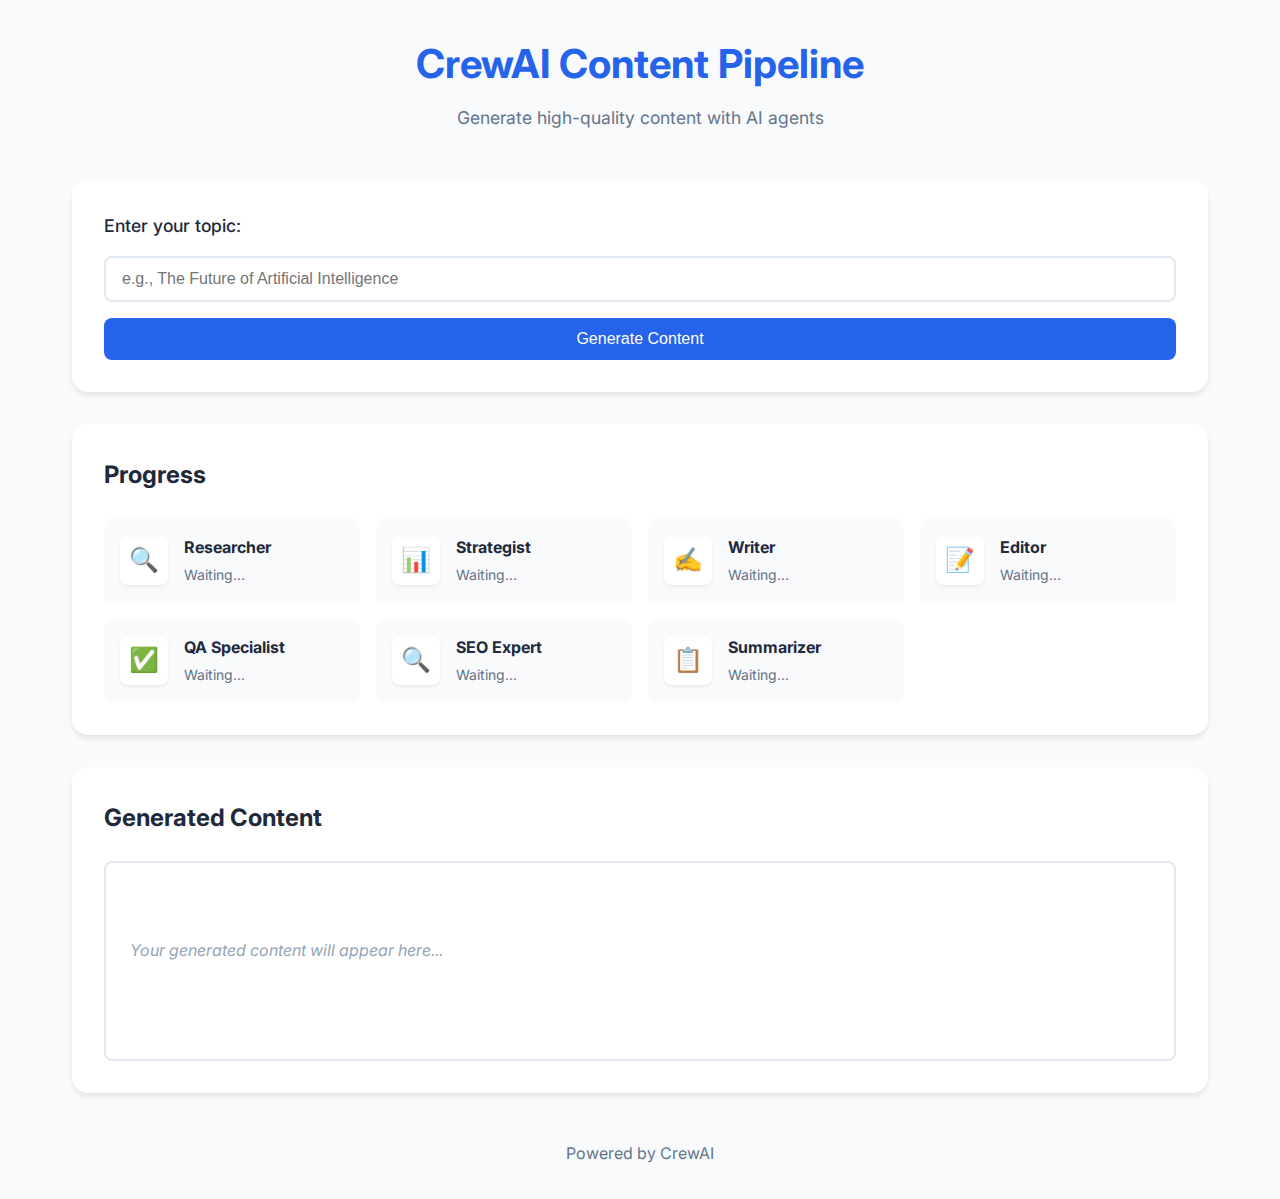
<file: index.html>
<!DOCTYPE html>
<html lang="en">
<head>
    <meta charset="UTF-8">
    <meta name="viewport" content="width=device-width, initial-scale=1.0">
    <title>CrewAI Content Pipeline</title>
    <link rel="stylesheet" href="style.css">
    <link href="https://fonts.googleapis.com/css2?family=Inter:wght@400;500;600&display=swap" rel="stylesheet">
</head>
<body>
    <div class="container">
        <header>
            <h1>CrewAI Content Pipeline</h1>
            <p class="subtitle">Generate high-quality content with AI agents</p>
        </header>

        <main>
            <div class="input-section">
                <div class="topic-input">
                    <label for="topic">Enter your topic:</label>
                    <input type="text" id="topic" placeholder="e.g., The Future of Artificial Intelligence">
                    <button id="generate">Generate Content</button>
                </div>
            </div>

            <div class="progress-section">
                <h2>Progress</h2>
                <div class="agents-progress">
                    <div class="agent-step">
                        <div class="agent-icon">🔍</div>
                        <div class="agent-info">
                            <h3>Researcher</h3>
                            <div class="status">Waiting...</div>
                        </div>
                    </div>
                    <div class="agent-step">
                        <div class="agent-icon">📊</div>
                        <div class="agent-info">
                            <h3>Strategist</h3>
                            <div class="status">Waiting...</div>
                        </div>
                    </div>
                    <div class="agent-step">
                        <div class="agent-icon">✍️</div>
                        <div class="agent-info">
                            <h3>Writer</h3>
                            <div class="status">Waiting...</div>
                        </div>
                    </div>
                    <div class="agent-step">
                        <div class="agent-icon">📝</div>
                        <div class="agent-info">
                            <h3>Editor</h3>
                            <div class="status">Waiting...</div>
                        </div>
                    </div>
                    <div class="agent-step">
                        <div class="agent-icon">✅</div>
                        <div class="agent-info">
                            <h3>QA Specialist</h3>
                            <div class="status">Waiting...</div>
                        </div>
                    </div>
                    <div class="agent-step">
                        <div class="agent-icon">🔍</div>
                        <div class="agent-info">
                            <h3>SEO Expert</h3>
                            <div class="status">Waiting...</div>
                        </div>
                    </div>
                    <div class="agent-step">
                        <div class="agent-icon">📋</div>
                        <div class="agent-info">
                            <h3>Summarizer</h3>
                            <div class="status">Waiting...</div>
                        </div>
                    </div>
                </div>
            </div>

            <div class="output-section">
                <h2>Generated Content</h2>
                <div class="output-container">
                    <div id="output" class="output-content">
                        <p class="placeholder">Your generated content will appear here...</p>
                    </div>
                </div>
            </div>
        </main>

        <footer>
            <p>Powered by CrewAI</p>
        </footer>
    </div>

    <script>
        document.getElementById('generate').addEventListener('click', async () => {
            const topic = document.getElementById('topic').value;
            if (!topic) {
                alert('Please enter a topic');
                return;
            }

            // Update all statuses to "Processing..."
            document.querySelectorAll('.status').forEach(status => {
                status.textContent = 'Processing...';
                status.classList.add('processing');
            });

            try {
                const response = await fetch('/generate', {
                    method: 'POST',
                    headers: {
                        'Content-Type': 'application/json',
                    },
                    body: JSON.stringify({ topic }),
                });

                const data = await response.json();
                
                // Update output
                document.getElementById('output').innerHTML = data.result;
                
                // Update all statuses to "Completed"
                document.querySelectorAll('.status').forEach(status => {
                    status.textContent = 'Completed';
                    status.classList.remove('processing');
                    status.classList.add('completed');
                });
            } catch (error) {
                console.error('Error:', error);
                alert('An error occurred while generating content');
                
                // Reset statuses
                document.querySelectorAll('.status').forEach(status => {
                    status.textContent = 'Error';
                    status.classList.remove('processing');
                    status.classList.add('error');
                });
            }
        });
    </script>
</body>
</html>
</file>
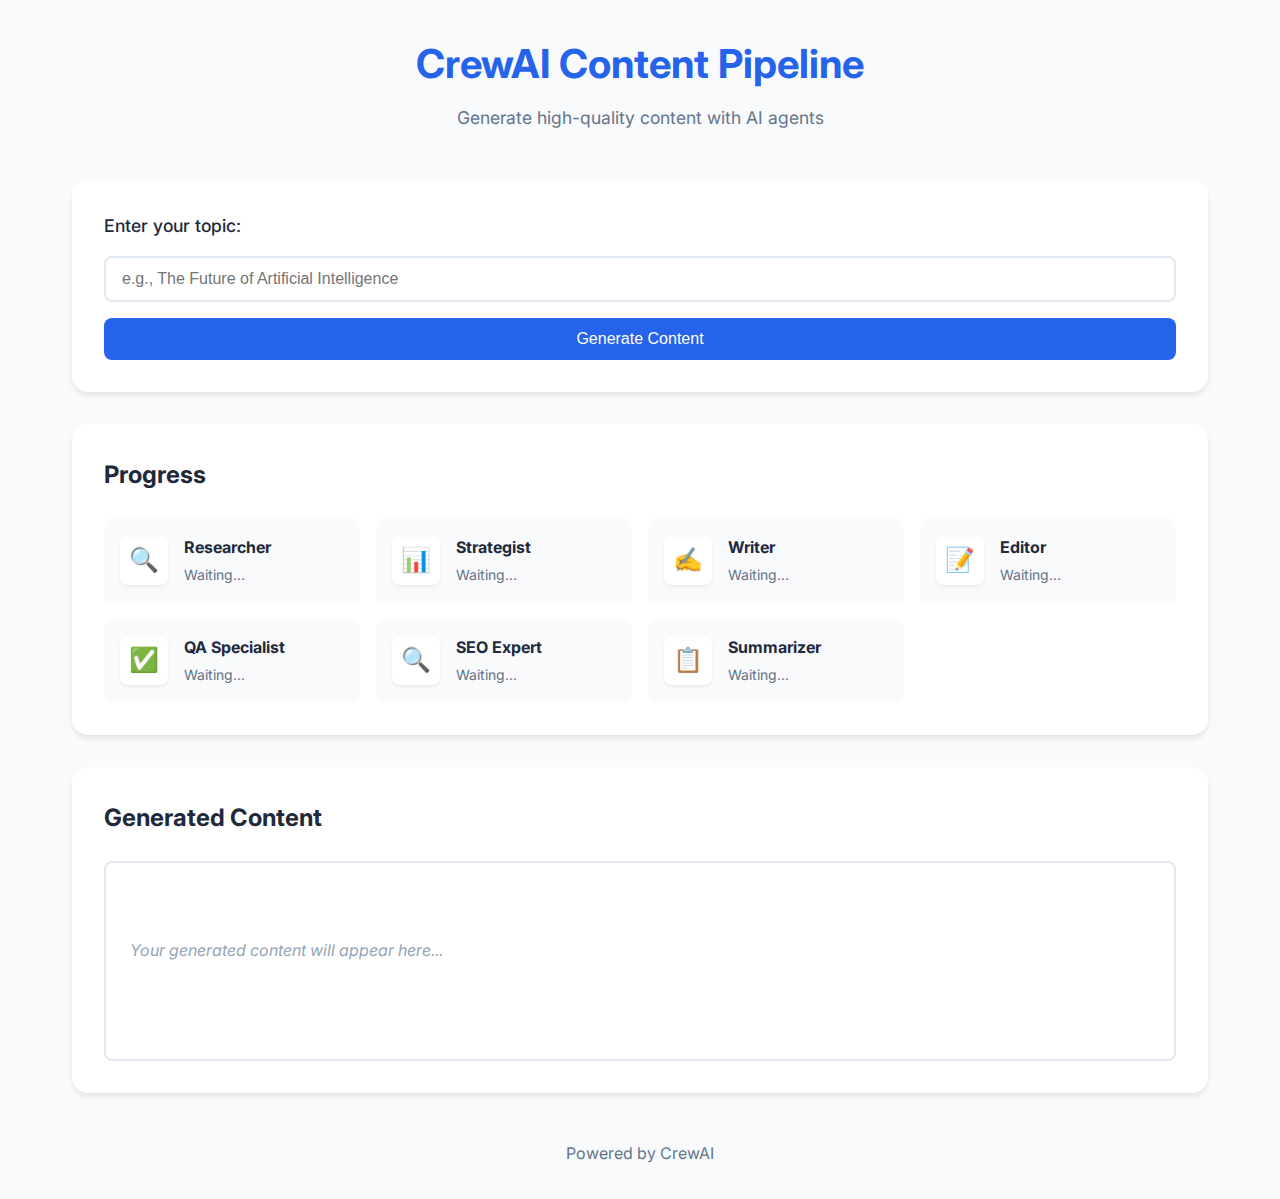
<file: Template/index.html>
<!DOCTYPE html>
<html lang="en">
<head>
    <meta charset="UTF-8">
    <meta name="viewport" content="width=device-width, initial-scale=1.0">
    <title>CrewAI Content Pipeline</title>
    <link rel="stylesheet" href="style.css">
    <link href="https://fonts.googleapis.com/css2?family=Inter:wght@400;500;600&display=swap" rel="stylesheet">
</head>
<body>
    <div class="container">
        <header>
            <h1>CrewAI Content Pipeline</h1>
            <p class="subtitle">Generate high-quality content with AI agents</p>
        </header>

        <main>
            <div class="input-section">
                <div class="topic-input">
                    <label for="topic">Enter your topic:</label>
                    <input type="text" id="topic" placeholder="e.g., The Future of Artificial Intelligence">
                    <button id="generate">Generate Content</button>
                </div>
            </div>

            <div class="progress-section">
                <h2>Progress</h2>
                <div class="agents-progress">
                    <div class="agent-step">
                        <div class="agent-icon">🔍</div>
                        <div class="agent-info">
                            <h3>Researcher</h3>
                            <div class="status">Waiting...</div>
                        </div>
                    </div>
                    <div class="agent-step">
                        <div class="agent-icon">📊</div>
                        <div class="agent-info">
                            <h3>Strategist</h3>
                            <div class="status">Waiting...</div>
                        </div>
                    </div>
                    <div class="agent-step">
                        <div class="agent-icon">✍️</div>
                        <div class="agent-info">
                            <h3>Writer</h3>
                            <div class="status">Waiting...</div>
                        </div>
                    </div>
                    <div class="agent-step">
                        <div class="agent-icon">📝</div>
                        <div class="agent-info">
                            <h3>Editor</h3>
                            <div class="status">Waiting...</div>
                        </div>
                    </div>
                    <div class="agent-step">
                        <div class="agent-icon">✅</div>
                        <div class="agent-info">
                            <h3>QA Specialist</h3>
                            <div class="status">Waiting...</div>
                        </div>
                    </div>
                    <div class="agent-step">
                        <div class="agent-icon">🔍</div>
                        <div class="agent-info">
                            <h3>SEO Expert</h3>
                            <div class="status">Waiting...</div>
                        </div>
                    </div>
                    <div class="agent-step">
                        <div class="agent-icon">📋</div>
                        <div class="agent-info">
                            <h3>Summarizer</h3>
                            <div class="status">Waiting...</div>
                        </div>
                    </div>
                </div>
            </div>

            <div class="output-section">
                <h2>Generated Content</h2>
                <div class="output-container">
                    <div id="output" class="output-content">
                        <p class="placeholder">Your generated content will appear here...</p>
                    </div>
                </div>
            </div>
        </main>

        <footer>
            <p>Powered by CrewAI</p>
        </footer>
    </div>

    <script>
        document.getElementById('generate').addEventListener('click', async () => {
            const topic = document.getElementById('topic').value;
            if (!topic) {
                alert('Please enter a topic');
                return;
            }

            // Update all statuses to "Processing..."
            document.querySelectorAll('.status').forEach(status => {
                status.textContent = 'Processing...';
                status.classList.add('processing');
            });

            try {
                const response = await fetch('/generate', {
                    method: 'POST',
                    headers: {
                        'Content-Type': 'application/json',
                    },
                    body: JSON.stringify({ topic }),
                });

                const data = await response.json();
                
                // Update output
                document.getElementById('output').innerHTML = data.result;
                
                // Update all statuses to "Completed"
                document.querySelectorAll('.status').forEach(status => {
                    status.textContent = 'Completed';
                    status.classList.remove('processing');
                    status.classList.add('completed');
                });
            } catch (error) {
                console.error('Error:', error);
                alert('An error occurred while generating content');
                
                // Reset statuses
                document.querySelectorAll('.status').forEach(status => {
                    status.textContent = 'Error';
                    status.classList.remove('processing');
                    status.classList.add('error');
                });
            }
        });
    </script>
</body>
</html>
</file>
<file: style.css>
:root {
    --primary-color: #2563eb;
    --primary-hover: #1d4ed8;
    --background-color: #f8fafc;
    --text-color: #1e293b;
    --border-color: #e2e8f0;
    --success-color: #22c55e;
    --error-color: #ef4444;
    --processing-color: #f59e0b;
}

* {
    margin: 0;
    padding: 0;
    box-sizing: border-box;
}

body {
    font-family: 'Inter', sans-serif;
    background-color: var(--background-color);
    color: var(--text-color);
    line-height: 1.6;
}

.container {
    max-width: 1200px;
    margin: 0 auto;
    padding: 2rem;
}

header {
    text-align: center;
    margin-bottom: 3rem;
}

h1 {
    font-size: 2.5rem;
    color: var(--primary-color);
    margin-bottom: 0.5rem;
}

.subtitle {
    color: #64748b;
    font-size: 1.1rem;
}

.input-section {
    background: white;
    padding: 2rem;
    border-radius: 1rem;
    box-shadow: 0 4px 6px -1px rgb(0 0 0 / 0.1);
    margin-bottom: 2rem;
}

.topic-input {
    display: flex;
    flex-direction: column;
    gap: 1rem;
}

label {
    font-weight: 500;
    font-size: 1.1rem;
}

input[type="text"] {
    padding: 0.75rem 1rem;
    border: 2px solid var(--border-color);
    border-radius: 0.5rem;
    font-size: 1rem;
    transition: border-color 0.2s;
}

input[type="text"]:focus {
    outline: none;
    border-color: var(--primary-color);
}

button {
    background-color: var(--primary-color);
    color: white;
    padding: 0.75rem 1.5rem;
    border: none;
    border-radius: 0.5rem;
    font-size: 1rem;
    font-weight: 500;
    cursor: pointer;
    transition: background-color 0.2s;
}

button:hover {
    background-color: var(--primary-hover);
}

.progress-section {
    background: white;
    padding: 2rem;
    border-radius: 1rem;
    box-shadow: 0 4px 6px -1px rgb(0 0 0 / 0.1);
    margin-bottom: 2rem;
}

h2 {
    font-size: 1.5rem;
    margin-bottom: 1.5rem;
    color: var(--text-color);
}

.agents-progress {
    display: grid;
    grid-template-columns: repeat(auto-fit, minmax(250px, 1fr));
    gap: 1rem;
}

.agent-step {
    display: flex;
    align-items: center;
    gap: 1rem;
    padding: 1rem;
    background: var(--background-color);
    border-radius: 0.5rem;
}

.agent-icon {
    font-size: 1.5rem;
    background: white;
    width: 3rem;
    height: 3rem;
    display: flex;
    align-items: center;
    justify-content: center;
    border-radius: 0.5rem;
    box-shadow: 0 2px 4px -1px rgb(0 0 0 / 0.1);
}

.agent-info h3 {
    font-size: 1rem;
    margin-bottom: 0.25rem;
}

.status {
    font-size: 0.875rem;
    color: #64748b;
}

.status.processing {
    color: var(--processing-color);
}

.status.completed {
    color: var(--success-color);
}

.status.error {
    color: var(--error-color);
}

.output-section {
    background: white;
    padding: 2rem;
    border-radius: 1rem;
    box-shadow: 0 4px 6px -1px rgb(0 0 0 / 0.1);
}

.output-container {
    min-height: 200px;
    border: 2px solid var(--border-color);
    border-radius: 0.5rem;
    padding: 1.5rem;
}

.output-content {
    white-space: pre-wrap;
}

.placeholder {
    color: #94a3b8;
    font-style: italic;
}

footer {
    text-align: center;
    margin-top: 3rem;
    color: #64748b;
}

@media (max-width: 768px) {
    .container {
        padding: 1rem;
    }

    h1 {
        font-size: 2rem;
    }

    .agents-progress {
        grid-template-columns: 1fr;
    }
}
</file>
<file: Template/style.css>
:root {
    --primary-color: #2563eb;
    --primary-hover: #1d4ed8;
    --background-color: #f8fafc;
    --text-color: #1e293b;
    --border-color: #e2e8f0;
    --success-color: #22c55e;
    --error-color: #ef4444;
    --processing-color: #f59e0b;
}

* {
    margin: 0;
    padding: 0;
    box-sizing: border-box;
}

body {
    font-family: 'Inter', sans-serif;
    background-color: var(--background-color);
    color: var(--text-color);
    line-height: 1.6;
}

.container {
    max-width: 1200px;
    margin: 0 auto;
    padding: 2rem;
}

header {
    text-align: center;
    margin-bottom: 3rem;
}

h1 {
    font-size: 2.5rem;
    color: var(--primary-color);
    margin-bottom: 0.5rem;
}

.subtitle {
    color: #64748b;
    font-size: 1.1rem;
}

.input-section {
    background: white;
    padding: 2rem;
    border-radius: 1rem;
    box-shadow: 0 4px 6px -1px rgb(0 0 0 / 0.1);
    margin-bottom: 2rem;
}

.topic-input {
    display: flex;
    flex-direction: column;
    gap: 1rem;
}

label {
    font-weight: 500;
    font-size: 1.1rem;
}

input[type="text"] {
    padding: 0.75rem 1rem;
    border: 2px solid var(--border-color);
    border-radius: 0.5rem;
    font-size: 1rem;
    transition: border-color 0.2s;
}

input[type="text"]:focus {
    outline: none;
    border-color: var(--primary-color);
}

button {
    background-color: var(--primary-color);
    color: white;
    padding: 0.75rem 1.5rem;
    border: none;
    border-radius: 0.5rem;
    font-size: 1rem;
    font-weight: 500;
    cursor: pointer;
    transition: background-color 0.2s;
}

button:hover {
    background-color: var(--primary-hover);
}

.progress-section {
    background: white;
    padding: 2rem;
    border-radius: 1rem;
    box-shadow: 0 4px 6px -1px rgb(0 0 0 / 0.1);
    margin-bottom: 2rem;
}

h2 {
    font-size: 1.5rem;
    margin-bottom: 1.5rem;
    color: var(--text-color);
}

.agents-progress {
    display: grid;
    grid-template-columns: repeat(auto-fit, minmax(250px, 1fr));
    gap: 1rem;
}

.agent-step {
    display: flex;
    align-items: center;
    gap: 1rem;
    padding: 1rem;
    background: var(--background-color);
    border-radius: 0.5rem;
}

.agent-icon {
    font-size: 1.5rem;
    background: white;
    width: 3rem;
    height: 3rem;
    display: flex;
    align-items: center;
    justify-content: center;
    border-radius: 0.5rem;
    box-shadow: 0 2px 4px -1px rgb(0 0 0 / 0.1);
}

.agent-info h3 {
    font-size: 1rem;
    margin-bottom: 0.25rem;
}

.status {
    font-size: 0.875rem;
    color: #64748b;
}

.status.processing {
    color: var(--processing-color);
}

.status.completed {
    color: var(--success-color);
}

.status.error {
    color: var(--error-color);
}

.output-section {
    background: white;
    padding: 2rem;
    border-radius: 1rem;
    box-shadow: 0 4px 6px -1px rgb(0 0 0 / 0.1);
}

.output-container {
    min-height: 200px;
    border: 2px solid var(--border-color);
    border-radius: 0.5rem;
    padding: 1.5rem;
}

.output-content {
    white-space: pre-wrap;
}

.placeholder {
    color: #94a3b8;
    font-style: italic;
}

footer {
    text-align: center;
    margin-top: 3rem;
    color: #64748b;
}

@media (max-width: 768px) {
    .container {
        padding: 1rem;
    }

    h1 {
        font-size: 2rem;
    }

    .agents-progress {
        grid-template-columns: 1fr;
    }
}
</file>
